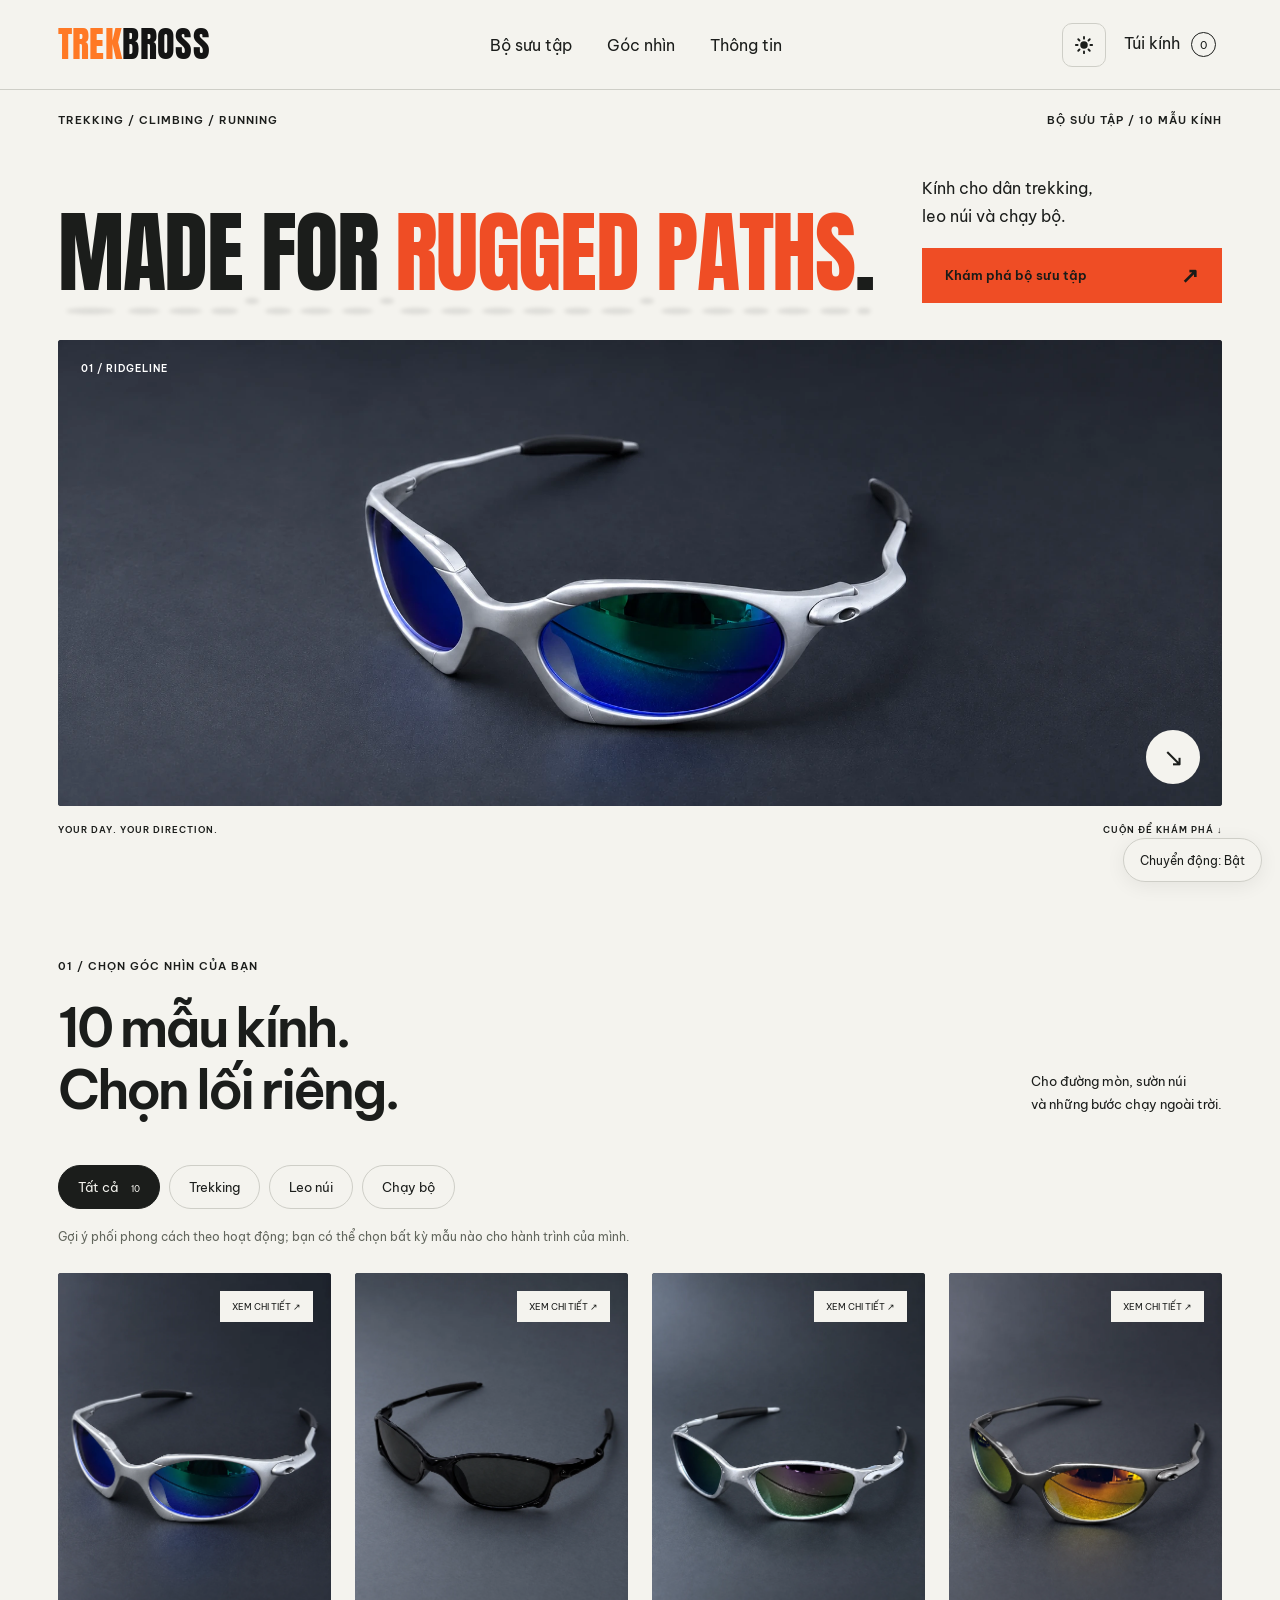
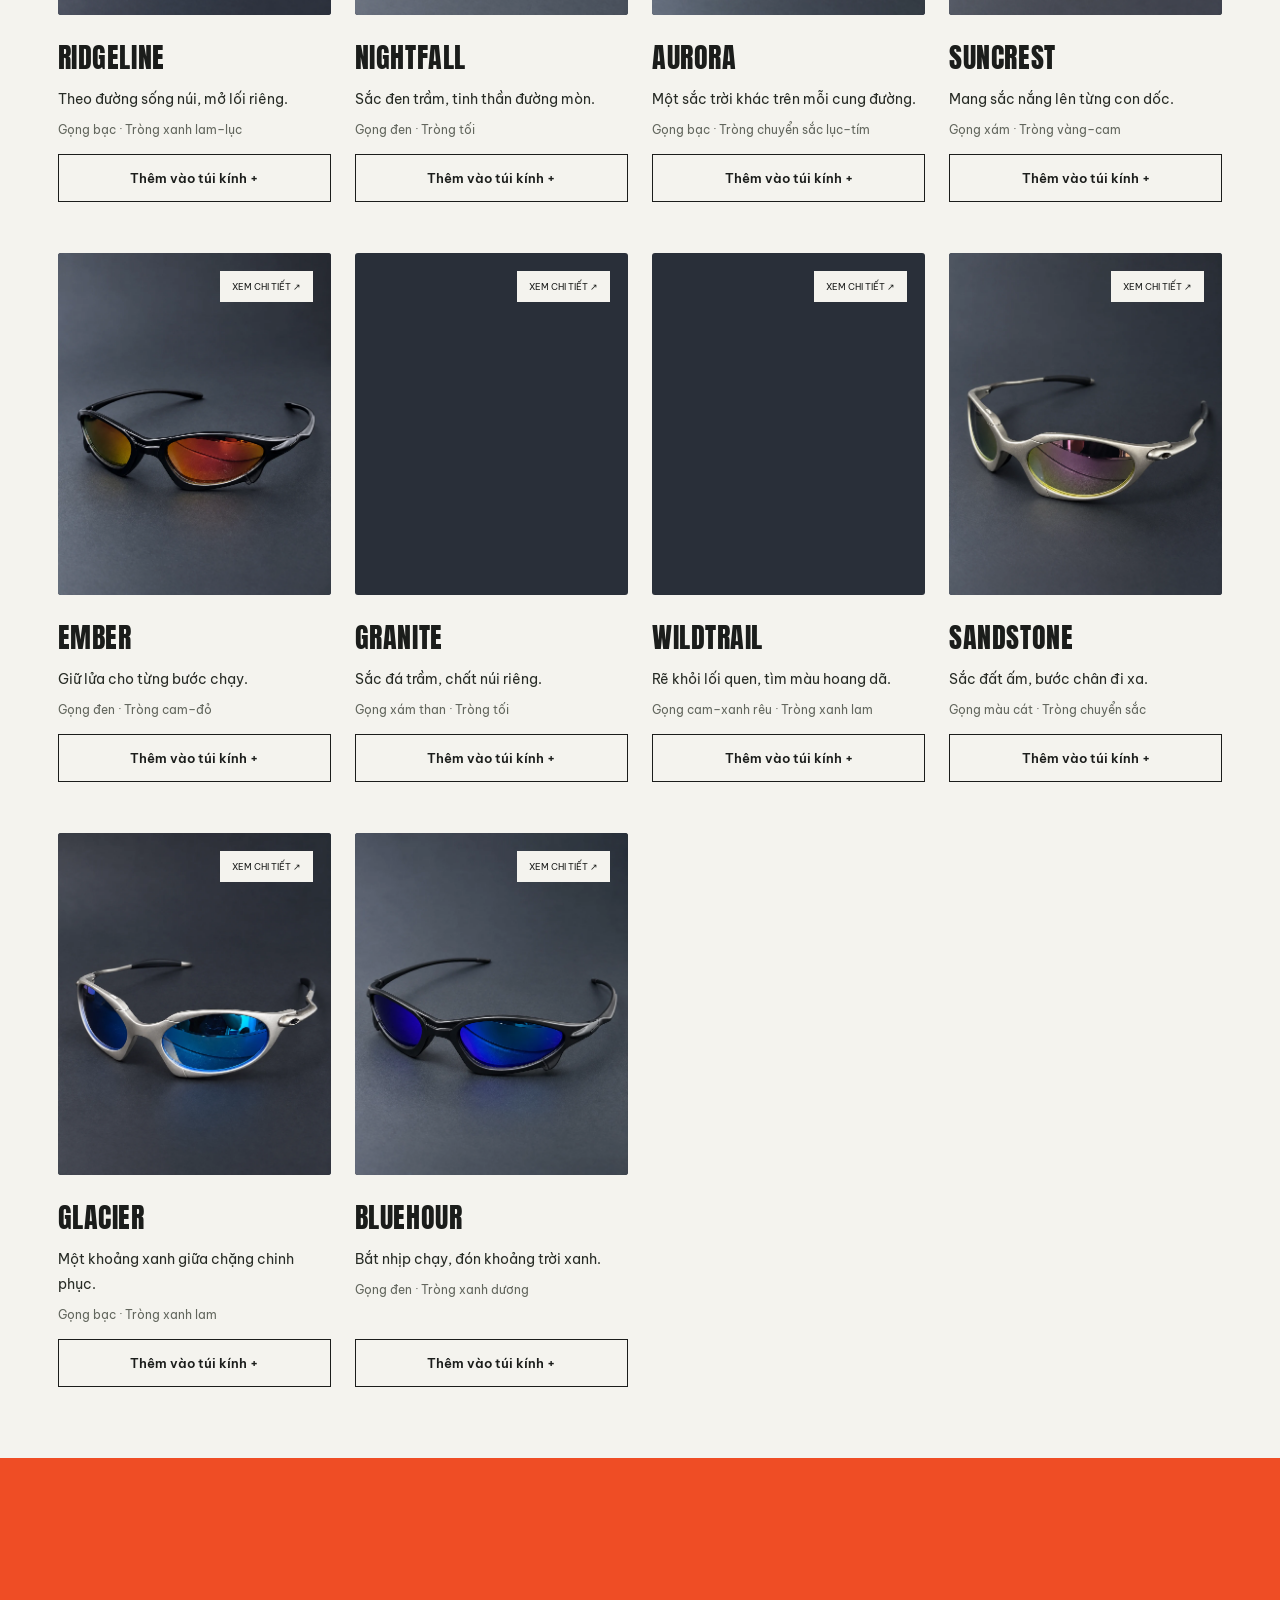
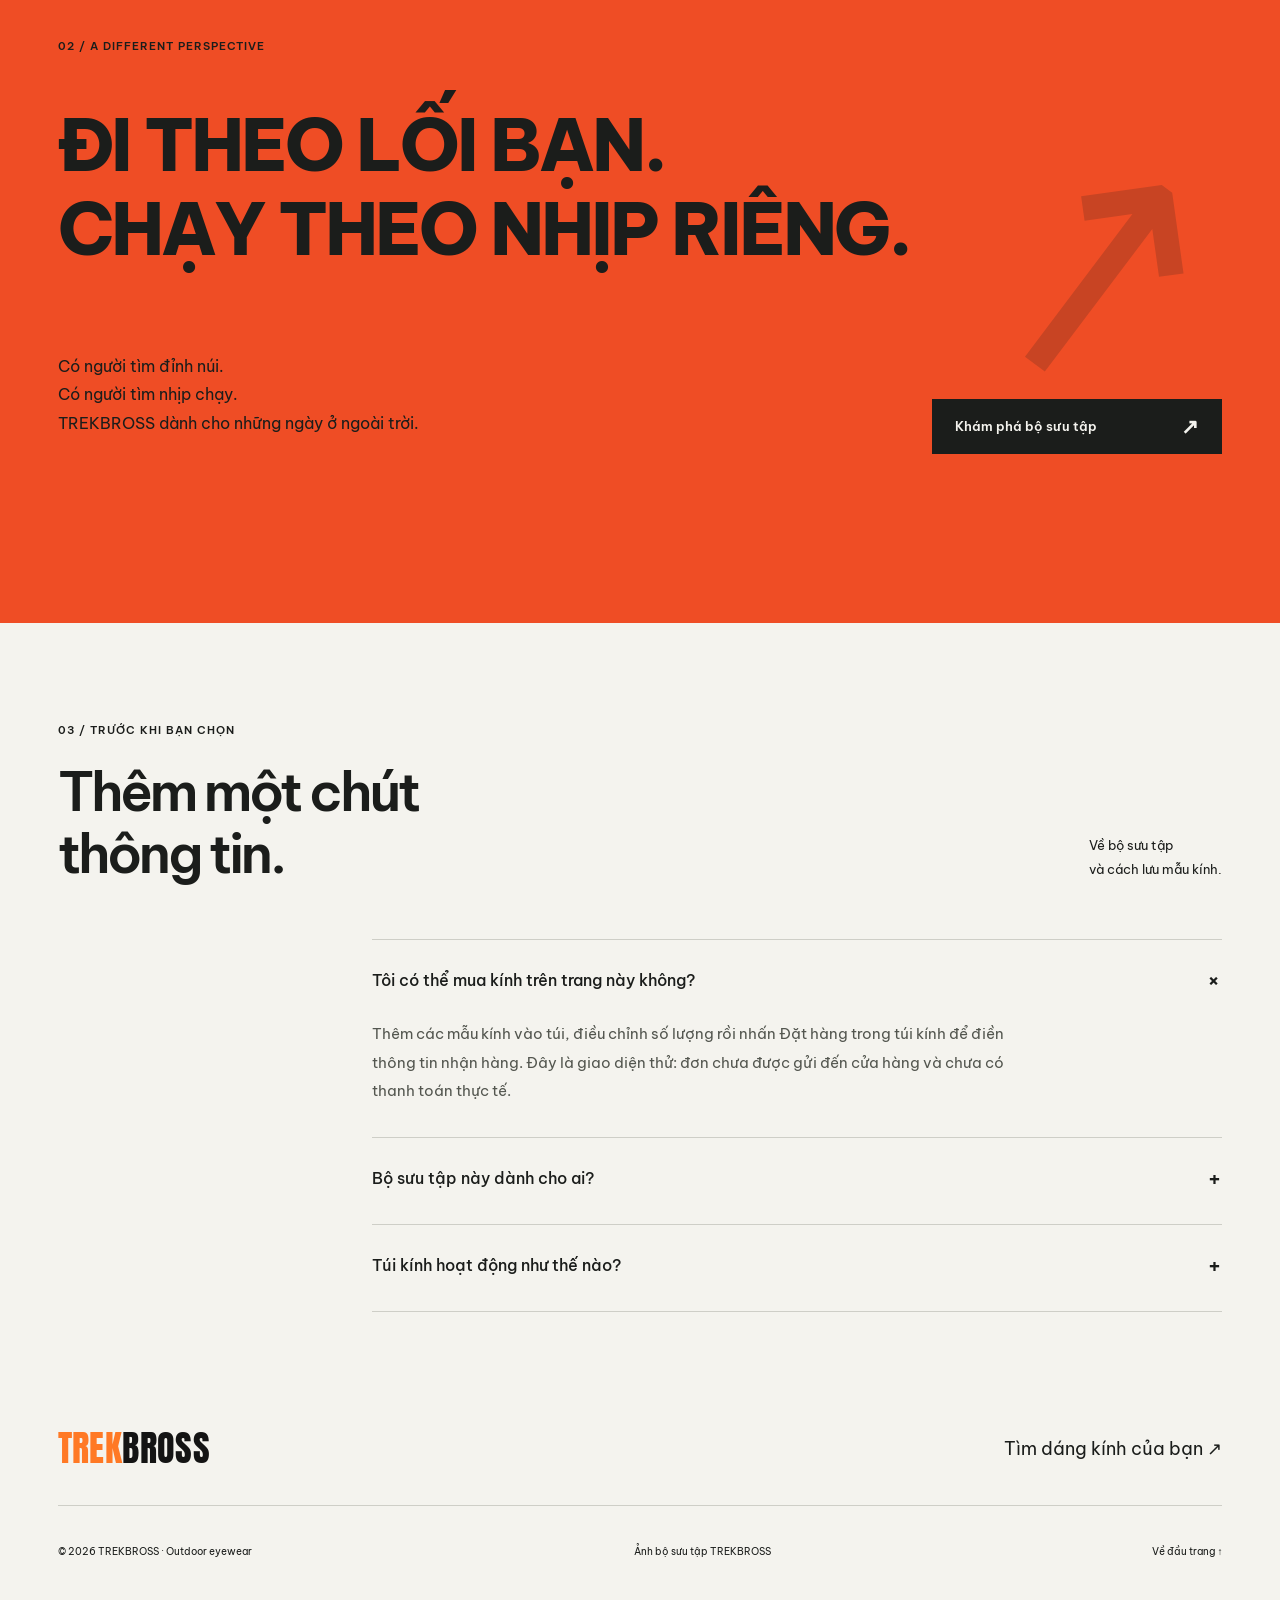
<file: index.html>
<!doctype html>
<html lang="vi" data-type="product"><head><meta charset="utf-8"><meta name="viewport" content="width=device-width,initial-scale=1"><meta name="page-type" content="product"><meta name="site-kind" content="other"><title>TREKBROSS — Kính mắt cho những ngày chuyển động</title><meta name="description" content="Bộ sưu tập 10 mẫu kính TREKBROSS dành cho trekking, leo núi và chạy bộ. Khám phá và lưu mẫu bạn yêu thích."><meta property="og:title" content="TREKBROSS — MADE FOR RUGGED PATHS."><meta property="og:description" content="Kính mắt cho những ngày chuyển động."><meta property="og:image" content="assets/ridgeline-hero.webp"><meta name="theme-color" content="#f4f3ee"><link rel="icon" href="data:image/svg+xml,%3Csvg xmlns='http://www.w3.org/2000/svg' viewBox='0 0 64 64'%3E%3Crect width='64' height='64' fill='%23ef4d25'/%3E%3Ctext x='12' y='49' font-family='Arial' font-weight='bold' font-size='48' fill='white'%3ET%3C/text%3E%3C/svg%3E"><link rel="preload" href="assets/anton.ttf" as="font" type="font/ttf" crossorigin><link rel="stylesheet" href="style.css"><link rel="stylesheet" href="motion.css"><link rel="stylesheet" href="loupe.css"><link rel="stylesheet" href="ripple.css"><link rel="stylesheet" href="decode.css"><link rel="stylesheet" href="theme.css"><link rel="stylesheet" href="layout.css?v=20261111-8"></head>
<body><a class="skip" href="#main">Đến nội dung</a><header><a class="logo" href="#top" aria-label="TREKBROSS trang chủ"><span class="logo-trek">TREK</span><span class="logo-bross">BROSS</span></a><nav aria-label="Điều hướng"><a href="#collection">Bộ sưu tập</a><a href="#perspective">Góc nhìn</a><a href="#questions">Thông tin</a></nav><div class="nav-actions"><button id="bag-toggle" aria-haspopup="dialog">Túi kính <span id="count">0</span></button><button id="menu-toggle" aria-expanded="false" aria-controls="mobile-nav">Menu <span>☰</span></button></div></header><div id="mobile-nav" hidden><a href="#collection">Bộ sưu tập ↗</a><a href="#perspective">Góc nhìn ↗</a><a href="#questions">Thông tin ↗</a></div>
<main id="main"><section class="hero" id="top" data-enter><div class="hero-top"><p class="eyebrow">TREKKING / CLIMBING / RUNNING</p><p class="edition">BỘ SƯU TẬP / 10 MẪU KÍNH</p></div><div class="hero-title"><h1>MADE FOR <span>RUGGED PATHS</span>.</h1><div class="hero-copy"><p>Kính cho dân trekking,<br>leo núi và chạy bộ.</p><a class="button" href="#collection">Khám phá bộ sưu tập <span>↗</span></a></div></div><div class="hero-photo"><img src="assets/ridgeline-hero.webp" width="1983" height="793" alt="Kính RIDGELINE gọng bạc, tròng xanh lam–lục" fetchpriority="high" data-source="client" data-subject="eyewear"><span class="photo-index">01 / RIDGELINE</span><a class="round-link" href="#collection" aria-label="Xem bộ sưu tập">↘</a></div><div class="hero-bottom"><span>YOUR DAY. YOUR DIRECTION.</span><span>CUỘN ĐỂ KHÁM PHÁ ↓</span></div></section>
<section class="collection" id="collection"><div class="section-head"><div><p class="eyebrow">01 / CHỌN GÓC NHÌN CỦA BẠN</p><h2>10 mẫu kính.<br>Chọn lối riêng.</h2></div><p>Cho đường mòn, sườn núi<br>và những bước chạy ngoài trời.</p></div><div class="filters" role="group" aria-label="Khám phá kính theo hoạt động"><button class="active" data-filter="all" aria-pressed="true">Tất cả <small>10</small></button><button data-filter="trekking" aria-pressed="false">Trekking</button><button data-filter="mountain" aria-pressed="false">Leo núi</button><button data-filter="running" aria-pressed="false">Chạy bộ</button></div><p class="filter-note">Gợi ý phối phong cách theo hoạt động; bạn có thể chọn bất kỳ mẫu nào cho hành trình của mình.</p><div class="products" id="collection-track"><article class="product" data-category="trekking"><button class="product-photo" data-open="ridgeline" aria-label="Xem kính RIDGELINE"><img src="assets/ridgeline.webp" width="1122" height="1402" alt="Kính RIDGELINE, gọng bạc · tròng xanh lam–lục" loading="lazy" decoding="async" data-source="client" data-subject="eyewear"><span>XEM CHI TIẾT ↗</span></button><div class="product-info"><div><h3>RIDGELINE</h3><p class="product-subtitle">Theo đường sống núi, mở lối riêng.</p><p class="product-colour">Gọng bạc · Tròng xanh lam–lục</p></div><button class="order-card-button" data-add="ridgeline">Thêm vào túi kính +</button></div></article><article class="product" data-category="trekking"><button class="product-photo" data-open="nightfall" aria-label="Xem kính NIGHTFALL"><img src="assets/nightfall.webp" width="1122" height="1402" alt="Kính NIGHTFALL, gọng đen · tròng tối" loading="lazy" decoding="async" data-source="client" data-subject="eyewear"><span>XEM CHI TIẾT ↗</span></button><div class="product-info"><div><h3>NIGHTFALL</h3><p class="product-subtitle">Sắc đen trầm, tinh thần đường mòn.</p><p class="product-colour">Gọng đen · Tròng tối</p></div><button class="order-card-button" data-add="nightfall">Thêm vào túi kính +</button></div></article><article class="product" data-category="mountain"><button class="product-photo" data-open="aurora" aria-label="Xem kính AURORA"><img src="assets/aurora.webp" width="1122" height="1402" alt="Kính AURORA, gọng bạc · tròng chuyển sắc lục–tím" loading="lazy" decoding="async" data-source="client" data-subject="eyewear"><span>XEM CHI TIẾT ↗</span></button><div class="product-info"><div><h3>AURORA</h3><p class="product-subtitle">Một sắc trời khác trên mỗi cung đường.</p><p class="product-colour">Gọng bạc · Tròng chuyển sắc lục–tím</p></div><button class="order-card-button" data-add="aurora">Thêm vào túi kính +</button></div></article><article class="product" data-category="mountain"><button class="product-photo" data-open="suncrest" aria-label="Xem kính SUNCREST"><img src="assets/suncrest.webp" width="1122" height="1402" alt="Kính SUNCREST, gọng xám · tròng vàng–cam" loading="lazy" decoding="async" data-source="client" data-subject="eyewear"><span>XEM CHI TIẾT ↗</span></button><div class="product-info"><div><h3>SUNCREST</h3><p class="product-subtitle">Mang sắc nắng lên từng con dốc.</p><p class="product-colour">Gọng xám · Tròng vàng–cam</p></div><button class="order-card-button" data-add="suncrest">Thêm vào túi kính +</button></div></article><article class="product" data-category="running"><button class="product-photo" data-open="ember" aria-label="Xem kính EMBER"><img src="assets/ember.webp" width="1122" height="1402" alt="Kính EMBER, gọng đen · tròng cam–đỏ" loading="lazy" decoding="async" data-source="client" data-subject="eyewear"><span>XEM CHI TIẾT ↗</span></button><div class="product-info"><div><h3>EMBER</h3><p class="product-subtitle">Giữ lửa cho từng bước chạy.</p><p class="product-colour">Gọng đen · Tròng cam–đỏ</p></div><button class="order-card-button" data-add="ember">Thêm vào túi kính +</button></div></article><article class="product" data-category="mountain"><button class="product-photo" data-open="granite" aria-label="Xem kính GRANITE"><img src="assets/granite.webp" width="1122" height="1402" alt="Kính GRANITE, gọng xám than · tròng tối" loading="lazy" decoding="async" data-source="client" data-subject="eyewear"><span>XEM CHI TIẾT ↗</span></button><div class="product-info"><div><h3>GRANITE</h3><p class="product-subtitle">Sắc đá trầm, chất núi riêng.</p><p class="product-colour">Gọng xám than · Tròng tối</p></div><button class="order-card-button" data-add="granite">Thêm vào túi kính +</button></div></article><article class="product" data-category="trekking"><button class="product-photo" data-open="wildtrail" aria-label="Xem kính WILDTRAIL"><img src="assets/wildtrail.webp" width="1122" height="1402" alt="Kính WILDTRAIL, gọng cam–xanh rêu · tròng xanh lam" loading="lazy" decoding="async" data-source="client" data-subject="eyewear"><span>XEM CHI TIẾT ↗</span></button><div class="product-info"><div><h3>WILDTRAIL</h3><p class="product-subtitle">Rẽ khỏi lối quen, tìm màu hoang dã.</p><p class="product-colour">Gọng cam–xanh rêu · Tròng xanh lam</p></div><button class="order-card-button" data-add="wildtrail">Thêm vào túi kính +</button></div></article><article class="product" data-category="trekking"><button class="product-photo" data-open="sandstone" aria-label="Xem kính SANDSTONE"><img src="assets/sandstone.webp" width="1122" height="1402" alt="Kính SANDSTONE, gọng màu cát · tròng chuyển sắc" loading="lazy" decoding="async" data-source="client" data-subject="eyewear"><span>XEM CHI TIẾT ↗</span></button><div class="product-info"><div><h3>SANDSTONE</h3><p class="product-subtitle">Sắc đất ấm, bước chân đi xa.</p><p class="product-colour">Gọng màu cát · Tròng chuyển sắc</p></div><button class="order-card-button" data-add="sandstone">Thêm vào túi kính +</button></div></article><article class="product" data-category="mountain"><button class="product-photo" data-open="glacier" aria-label="Xem kính GLACIER"><img src="assets/glacier.webp" width="1122" height="1402" alt="Kính GLACIER, gọng bạc · tròng xanh lam" loading="lazy" decoding="async" data-source="client" data-subject="eyewear"><span>XEM CHI TIẾT ↗</span></button><div class="product-info"><div><h3>GLACIER</h3><p class="product-subtitle">Một khoảng xanh giữa chặng chinh phục.</p><p class="product-colour">Gọng bạc · Tròng xanh lam</p></div><button class="order-card-button" data-add="glacier">Thêm vào túi kính +</button></div></article><article class="product" data-category="running"><button class="product-photo" data-open="bluehour" aria-label="Xem kính BLUEHOUR"><img src="assets/bluehour.webp" width="1122" height="1402" alt="Kính BLUEHOUR, gọng đen · tròng xanh dương" loading="lazy" decoding="async" data-source="client" data-subject="eyewear"><span>XEM CHI TIẾT ↗</span></button><div class="product-info"><div><h3>BLUEHOUR</h3><p class="product-subtitle">Bắt nhịp chạy, đón khoảng trời xanh.</p><p class="product-colour">Gọng đen · Tròng xanh dương</p></div><button class="order-card-button" data-add="bluehour">Thêm vào túi kính +</button></div></article></div><div class="collection-navigation" hidden><div class="collection-navigation-top"><p>Vuốt để khám phá <span aria-hidden="true">↔</span></p><div class="collection-step"><span id="collection-position">01 / 10</span><button id="collection-prev" type="button" aria-label="Xem mẫu kính trước" aria-controls="collection-track" disabled>←</button><button id="collection-next" type="button" aria-label="Xem mẫu kính tiếp theo" aria-controls="collection-track">→</button></div></div><div class="collection-progress" role="progressbar" aria-label="Vị trí mẫu kính" aria-valuemin="1" aria-valuemax="10" aria-valuenow="1"><span></span></div></div></section>
<section class="perspective" id="perspective"><div class="statement"><p class="eyebrow">02 / A DIFFERENT PERSPECTIVE</p><h2>ĐI THEO LỐI BẠN.<br>CHẠY THEO NHỊP RIÊNG.</h2><div class="statement-bottom"><p>Có người tìm đỉnh núi.<br>Có người tìm nhịp chạy.<br>TREKBROSS dành cho những ngày ở ngoài trời.</p><a class="button dark" href="#collection">Khám phá bộ sưu tập <span>↗</span></a></div><div class="giant-mark" aria-hidden="true">↗</div></div></section>
<section class="questions" id="questions"><div class="section-head"><div><p class="eyebrow">03 / TRƯỚC KHI BẠN CHỌN</p><h2>Thêm một chút<br>thông tin.</h2></div><p>Về bộ sưu tập<br>và cách lưu mẫu kính.</p></div><div class="faq"><details open><summary>Tôi có thể mua kính trên trang này không?<span>+</span></summary><p>Thêm các mẫu kính vào túi, điều chỉnh số lượng rồi nhấn Đặt hàng trong túi kính để điền thông tin nhận hàng. Đây là giao diện thử: đơn chưa được gửi đến cửa hàng và chưa có thanh toán thực tế.</p></details><details><summary>Bộ sưu tập này dành cho ai?<span>+</span></summary><p>Bộ sưu tập dành cho người yêu trekking, leo núi và chạy bộ. Cả 10 ảnh kính đều thuộc bộ sưu tập do TREKBROSS cung cấp. Tên mẫu được đặt riêng theo cảm hứng núi rừng và đường mòn.</p></details><details><summary>Túi kính hoạt động như thế nào?<span>+</span></summary><p>Nhấn Thêm vào túi kính trên mẫu bạn thích. Mở túi để tăng, giảm số lượng, bỏ mẫu hoặc đặt hàng tất cả sản phẩm trong túi. Túi được lưu trên trình duyệt này.</p></details></div><footer><div class="footer-top"><a class="logo" href="#top"><span class="logo-trek">TREK</span><span class="logo-bross">BROSS</span></a><a href="#collection">Tìm dáng kính của bạn ↗</a></div><div class="footer-bottom"><span>© 2026 TREKBROSS · Outdoor eyewear</span><a href="credits.html">Ảnh bộ sưu tập TREKBROSS</a><a href="#top">Về đầu trang ↑</a></div></footer></section></main>
<dialog id="product-dialog"><button class="close" data-close aria-label="Đóng chi tiết">×</button><img id="dialog-image" src="assets/ridgeline.webp" alt="" width="600" height="600"><div class="dialog-copy"><p class="eyebrow">THE TREKBROSS EDIT</p><h2 id="dialog-name"></h2><p id="dialog-subtitle" class="dialog-subtitle"></p><p id="dialog-description"></p><p class="note">Giá: Theo sản phẩm · Bản thử đặt hàng</p><button id="dialog-add" class="button">Thêm vào túi kính <span>+</span></button></div></dialog>
<dialog id="bag-dialog"><div class="bag-head"><h2>Túi kính của bạn</h2><button class="close" data-close aria-label="Đóng túi kính">×</button></div><div id="bag-items"></div><p class="note">Điều chỉnh số lượng rồi đặt hàng toàn bộ kính trong túi. Đây là giao diện thử, đơn chưa được gửi.</p><button id="bag-checkout" class="button" disabled>Đặt hàng <span>↗</span></button><button class="bag-continue" data-close>Tiếp tục khám phá</button></dialog><dialog id="order-dialog" aria-labelledby="order-title"><div class="order-heading"><h2 id="order-title">Đặt hàng TREKBROSS</h2><button class="order-close" data-close aria-label="Đóng đặt hàng">×</button></div><div id="order-products" aria-label="Sản phẩm trong đơn"></div><button type="button" id="order-back" class="order-back">← Chỉnh sửa túi kính</button><form id="order-form" novalidate><fieldset><legend>Thông tin nhận hàng</legend><div class="order-field"><label for="order-fullname">Họ và tên</label><input id="order-fullname" name="fullname" placeholder="Họ và tên" autocomplete="name" required maxlength="100" aria-describedby="fullname-error"><p id="fullname-error" class="field-error" hidden></p></div><div class="order-field"><label for="order-phone">Số điện thoại</label><input id="order-phone" name="phone" type="tel" placeholder="Số điện thoại" autocomplete="tel" required maxlength="20" aria-describedby="phone-error"><p id="phone-error" class="field-error" hidden></p></div><div class="order-field"><label for="order-address">Địa chỉ nhận hàng</label><input id="order-address" name="address" placeholder="Địa chỉ nhận hàng" autocomplete="street-address" required maxlength="300" aria-describedby="address-error"><p id="address-error" class="field-error" hidden></p></div><div class="order-field"><label for="order-notes">Ghi chú cho đơn hàng <span>(không bắt buộc)</span></label><textarea id="order-notes" name="notes" placeholder="Ghi chú cho đơn hàng" rows="2" maxlength="1000"></textarea></div></fieldset><div class="payment-line"><strong>Thanh toán</strong><span>COD</span></div><p class="cod-description">Thanh toán khi nhận hàng</p><button class="order-submit" type="submit">XÁC NHẬN ĐẶT HÀNG</button><p class="order-demo-note">Minh họa giao diện, chưa kết nối hệ thống đặt hàng.</p></form><div id="order-review" hidden tabindex="-1"><h3>Bản xem thử đơn hàng</h3><p class="review-notice" role="status">Đơn chưa được gửi đến cửa hàng. Thông tin chỉ dùng để xem thử trên trang này.</p><dl id="review-details"></dl><div class="review-actions"><button id="order-edit" type="button">Chỉnh sửa thông tin</button><button class="order-submit" type="button" data-close>Hoàn tất xem thử</button></div></div></dialog><div id="toast" role="status" aria-live="polite"></div><script src="app.js"></script><script src="motion.js?v=20261111-7"></script><script src="loupe.js"></script><script src="ripple.js?v=20261111-6"></script><script src="decode.js"></script><script src="theme.js"></script><script src="collection-scroll.js?v=20261111-7"></script></body></html>
</file>
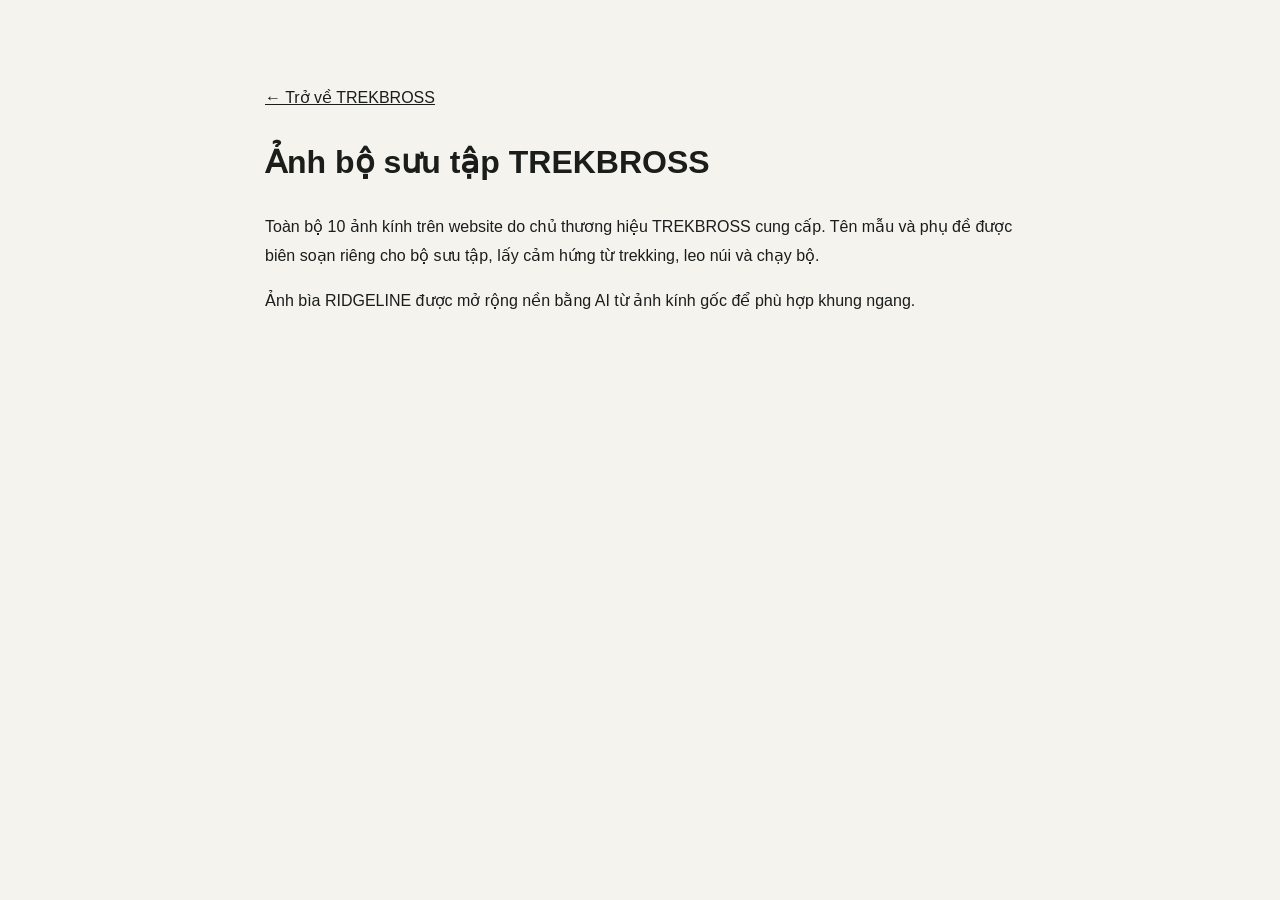
<file: credits.html>
<!doctype html><html lang="vi"><meta charset="utf-8"><meta name="viewport" content="width=device-width,initial-scale=1"><title>Ảnh bộ sưu tập — TREKBROSS</title><style>body{font:16px/1.8 Arial;max-width:750px;margin:60px auto;padding:24px;background:#f4f3ee;color:#1b1d1b}a{color:inherit}</style><a href="index.html">← Trở về TREKBROSS</a><h1>Ảnh bộ sưu tập TREKBROSS</h1><p>Toàn bộ 10 ảnh kính trên website do chủ thương hiệu TREKBROSS cung cấp. Tên mẫu và phụ đề được biên soạn riêng cho bộ sưu tập, lấy cảm hứng từ trekking, leo núi và chạy bộ.</p><p>Ảnh bìa RIDGELINE được mở rộng nền bằng AI từ ảnh kính gốc để phù hợp khung ngang.</p></html>
</file>
<file: style.css>
@import url('https://fonts.googleapis.com/css2?family=Be+Vietnam+Pro:wght@400;500;600;700;800;900&display=swap');
:root{--paper:#f4f3ee;--ink:#1b1d1b;--accent:#ef4d25;--line:#cecec7}*{box-sizing:border-box}html{scroll-behavior:smooth;scroll-padding-top:90px}body{margin:0;background:var(--paper);color:var(--ink);font-family:'Be Vietnam Pro',Arial,sans-serif;font-size:14px}a{color:inherit;text-decoration:none}button{font:inherit;color:inherit;cursor:pointer}button,a{-webkit-tap-highlight-color:transparent}button{border:0;background:none}a,button{transition:transform .2s,background .2s,color .2s}button:active,.button:active{transform:translateY(2px)}a:focus-visible,button:focus-visible,summary:focus-visible{outline:3px solid var(--accent);outline-offset:5px}.skip{position:fixed;top:-70px;left:20px;z-index:30;background:var(--ink);color:white;padding:16px}.skip:focus{top:10px}header{height:90px;padding:0 4.5%;display:flex;align-items:center;justify-content:space-between;border-bottom:1px solid var(--line);background:var(--paper);position:relative;z-index:10}.logo{font:900 italic 38px Arial,sans-serif;letter-spacing:-3px;display:flex;gap:5px}.logo span{font-size:12px;letter-spacing:0;margin-top:4px}nav{display:flex;gap:35px}nav a{padding:14px 0;position:relative}nav a:after{content:'';position:absolute;bottom:7px;left:0;width:100%;height:1px;background:currentColor;transform:scaleX(0);transform-origin:left;transition:transform .2s}nav a:hover:after{transform:scaleX(1)}.nav-actions{display:flex;gap:12px;align-items:center}#bag-toggle{height:44px}#count{display:inline-grid;place-items:center;border:1px solid var(--ink);border-radius:100%;width:25px;height:25px;margin-left:7px;font-size:11px}#menu-toggle{display:none}.hero,.collection,.questions{padding:0 4.5%}.hero{min-height:calc(100svh - 90px);display:flex;flex-direction:column}.hero-top{display:flex;justify-content:space-between;padding:23px 0}.eyebrow,.edition,.hero-bottom,.photo-index{font-size:10px;font-weight:600;letter-spacing:1px}.hero-top p{margin:0}.hero-title{display:flex;align-items:flex-end;justify-content:space-between;position:relative;z-index:1;padding-bottom:20px}h1{font:900 clamp(76px,9.6vw,150px)/.85 Arial,sans-serif;letter-spacing:-.075em;margin:4px 0 0}h1 span{color:var(--accent)}.hero-copy{padding:0 0 4px;width:300px}.hero-copy p{font-size:16px;line-height:1.7;margin:0 0 25px}.button{display:flex;align-items:center;justify-content:space-between;gap:28px;background:var(--accent);color:#191b18;min-height:52px;padding:17px 23px;font-weight:600;font-size:12px}.button span{font-size:21px;line-height:1}.button:hover{background:#d9431c;transform:translateY(-2px)}.hero-photo{height:clamp(245px,35vh,430px);position:relative;overflow:hidden;background:#e8e8e5;flex:1;min-height:250px}.hero-photo img{width:100%;height:100%;object-fit:cover;object-position:center 59%}.photo-index{position:absolute;top:22px;left:23px}.round-link{width:54px;height:54px;position:absolute;bottom:22px;right:22px;background:var(--paper);border-radius:50%;display:grid;place-items:center;font-size:25px}.round-link:hover{background:var(--accent);transform:translateY(-2px)}.hero-bottom{display:flex;justify-content:space-between;padding:18px 0 24px;font-size:9px}section{scroll-margin-top:15px}.collection,.questions{min-height:100svh;padding-top:70px;padding-bottom:50px}.section-head{display:flex;justify-content:space-between;align-items:flex-end;margin-bottom:40px}.section-head .eyebrow{margin:0 0 24px}h2{font-size:clamp(34px,4.2vw,64px);font-weight:600;line-height:1.15;letter-spacing:-3px;margin:0}.section-head>p{line-height:1.8;margin:0 0 4px;font-size:13px}.filters{display:flex;gap:9px;margin-bottom:25px}.filters button{padding:12px 19px;border:1px solid var(--line);border-radius:30px;min-height:44px;font-size:12px}.filters .active,.filters button:hover{background:var(--ink);border-color:var(--ink);color:var(--paper)}.filters small{font-size:9px;margin-left:10px}.products{display:grid;grid-template-columns:1fr 1fr;gap:24px}.product{min-width:0}.product-photo{display:block;padding:0;width:100%;overflow:hidden;position:relative;background:#eae9e3;aspect-ratio:1.42}.product-photo img{width:100%;height:100%;object-fit:cover;transition:transform .6s}.product-photo:hover img{transform:scale(1.03)}.product-photo span{position:absolute;right:18px;top:18px;background:var(--paper);padding:10px 12px;font-size:9px}.product-info{display:flex;align-items:center;justify-content:space-between;padding:21px 0}.product-info h3{font:700 21px Arial,sans-serif;letter-spacing:-.5px;margin:0 0 8px}.product-info p{font-size:11px;margin:0;color:#53564f}.product-info button{border:1px solid #b8b9b1;border-radius:50%;width:44px;height:44px;font-size:24px}.product-info button:hover{background:var(--accent);border-color:var(--accent);transform:translateY(-2px)}.perspective{min-height:100svh;background:var(--accent);padding:65px 4.5%;display:flex;flex-direction:column;justify-content:center;overflow:hidden}.statement{position:relative}.statement>.eyebrow{margin-bottom:50px}.statement h2{font-size:clamp(44px,7vw,105px);line-height:1.17;font-weight:800;letter-spacing:-5px;position:relative;z-index:1}.statement-bottom{display:flex;align-items:flex-end;justify-content:space-between;margin-top:65px;position:relative;z-index:1}.statement-bottom p{line-height:1.8}.button.dark{background:var(--ink);color:var(--paper);min-width:290px}.button.dark:hover{background:#353a30}.giant-mark{font:400 300px Arial;position:absolute;right:0;top:15%;line-height:1;opacity:.18}.faq{max-width:850px;margin-left:auto;padding-top:10px}.faq details{border-top:1px solid var(--line);padding:0 0 6px}.faq details:last-child{border-bottom:1px solid var(--line)}summary{display:flex;justify-content:space-between;align-items:center;gap:20px;font-size:15px;font-weight:500;cursor:pointer;list-style:none;min-height:80px}summary::-webkit-details-marker{display:none}summary span{font-size:24px}details[open] summary span{transform:rotate(45deg)}details p{max-width:650px;font-size:13px;line-height:1.9;color:#53564f;margin:0 0 25px}footer{margin-top:90px}.footer-top,.footer-bottom{display:flex;justify-content:space-between;align-items:center}.footer-top{padding:25px 0 35px}.footer-top>a:last-child{font-size:18px}.footer-bottom{padding:25px 0 0;border-top:1px solid var(--line);font-size:10px;gap:20px}.footer-bottom a{padding:14px 0}dialog{border:0;background:var(--paper);color:var(--ink);padding:32px;max-width:850px;width:90vw;max-height:90svh;overflow:auto}dialog::backdrop{background:#15171299;backdrop-filter:blur(5px)}#product-dialog[open]{display:grid;grid-template-columns:1fr 1fr;gap:30px;align-items:center}#dialog-image{width:100%;height:100%;max-height:470px;object-fit:cover}.dialog-copy h2{font-size:34px;letter-spacing:-1px}.dialog-copy>p{line-height:1.8}.close{position:absolute;right:12px;top:9px;width:44px;height:44px;font-size:30px;background:var(--paper);z-index:1}.note{font-size:12px;line-height:1.8;color:#575b51}.dialog-copy .button{width:100%;margin-top:22px}#bag-dialog{max-width:520px;padding:30px}.bag-head{padding:10px 40px 25px 0}.bag-head h2{font-size:26px;letter-spacing:-1px}.bag-row{display:grid;grid-template-columns:75px 1fr 44px;align-items:center;gap:18px;padding:18px 0;border-top:1px solid var(--line)}.bag-row img{width:75px;height:75px;object-fit:cover}.bag-row button{height:44px;font-size:20px}#bag-dialog>.button{width:100%;margin-top:25px}.empty{padding:40px 0;line-height:1.8}#toast{position:fixed;bottom:22px;left:50%;transform:translate(-50%,20px);background:var(--ink);color:white;padding:15px 23px;font-size:12px;opacity:0;pointer-events:none;z-index:30;transition:.25s;max-width:90%;text-align:center}#toast.show{opacity:1;transform:translate(-50%,0)}[hidden]{display:none!important}.hero-title{animation:enter .8s both}.hero-photo{animation:enter .9s .1s both}@keyframes enter{from{opacity:0;transform:translateY(18px)}to{opacity:1;transform:translateY(0)}}
@media(min-width:1600px){.hero-title{padding-top:15px;padding-bottom:30px}}@media(max-width:900px){header{height:75px}nav{gap:20px;font-size:12px}.hero{min-height:calc(100svh - 75px)}h1{font-size:12vw}.hero-copy{width:240px}.hero-copy p{font-size:13px}.hero-title{padding-top:15px;padding-bottom:30px}.hero-photo{max-height:550px}.edition{display:none}.statement h2{letter-spacing:-3px}.giant-mark{font-size:220px}.section-head>p{max-width:220px}.footer-bottom{font-size:9px}}
@media(max-width:600px){html{scroll-padding-top:20px}header{height:72px;padding:0 6%}.logo{font-size:32px}nav{display:none}#menu-toggle{display:flex;gap:10px;align-items:center;font-size:11px;min-height:44px}#bag-toggle{font-size:11px}#count{width:21px;height:21px;margin-left:4px}.nav-actions{gap:15px}#mobile-nav{position:absolute;top:72px;left:0;right:0;background:var(--paper);padding:25px 6%;z-index:9;border-bottom:1px solid var(--line)}#mobile-nav a{display:block;padding:19px 0;font-size:22px}.hero,.collection,.questions{padding-left:6%;padding-right:6%}.hero{min-height:calc(100svh - 72px)}.hero-top{padding:23px 0 20px}.eyebrow{font-size:8px;letter-spacing:.8px}.hero-title{display:block;padding:0 0 22px}h1{font-size:22vw;letter-spacing:-.07em;line-height:.87}.hero-copy{display:flex;justify-content:space-between;align-items:center;gap:15px;width:100%;margin-top:22px}.hero-copy p{font-size:11px;line-height:1.7;flex:1;margin:0}.hero-copy .button{font-size:9px;padding:12px;gap:12px;min-height:48px}.hero-copy .button span{font-size:17px}.hero-photo{min-height:210px;max-height:390px}.hero-photo img{object-position:56% 57%}.photo-index{font-size:7px;top:14px;left:14px}.round-link{width:40px;height:40px;right:14px;bottom:14px;font-size:20px}.hero-bottom{font-size:7px;padding:17px 0 22px;gap:15px}.collection,.questions{padding-top:55px;padding-bottom:35px}.section-head{display:block;margin-bottom:30px}.section-head .eyebrow{margin-bottom:22px}h2{font-size:37px;letter-spacing:-1.7px}.section-head>p{margin-top:23px;font-size:12px;line-height:1.8}.filters{gap:6px}.filters button{font-size:10px;padding:12px 14px}.filters small{margin-left:6px}.products{grid-template-columns:1fr;gap:26px}.product-photo{aspect-ratio:1.15}.product-info{padding:18px 0}.product-info h3{font-size:20px}.product-info p{font-size:11px}.perspective{padding:60px 6%;min-height:100svh}.statement>.eyebrow{margin-bottom:45px}.statement h2{font-size:12vw;letter-spacing:-2.5px;line-height:1.3}.statement-bottom{display:block;margin-top:45px}.statement-bottom p{font-size:14px;margin-bottom:32px}.statement-bottom .button{min-width:0;width:100%}.giant-mark{font-size:200px;top:22%;right:-40px;opacity:.12}summary{font-size:13px;min-height:84px;line-height:1.7}details p{font-size:12px}.faq{padding-top:0}footer{margin-top:65px}.footer-top{align-items:flex-start;gap:20px}.footer-top>a:last-child{font-size:12px;line-height:1.8;max-width:140px;text-align:right}.footer-bottom{flex-wrap:wrap;font-size:8px;gap:8px}.footer-bottom>span{width:100%}#product-dialog[open]{grid-template-columns:1fr;padding:22px;gap:24px}#dialog-image{max-height:240px;aspect-ratio:1.3}#bag-dialog{padding:25px}.bag-head h2{font-size:23px}.dialog-copy h2{font-size:30px}}
@media(prefers-reduced-motion:reduce){html{scroll-behavior:auto}*,*:before,*:after{animation:none!important;transition:none!important}}

/* TREKBROSS wordmark, orange TREK and black BROSS as supplied. */
@font-face{font-family:TrekMark;src:url("assets/anton.ttf") format("truetype");font-display:swap}.logo{font-family:TrekMark,"Arial Narrow",Arial,sans-serif;font-size:36px;font-weight:400;font-style:normal;letter-spacing:.4px;gap:0;line-height:1.2;align-items:center;white-space:nowrap}.logo span{font-size:inherit;letter-spacing:inherit;margin:0}.logo .logo-trek{color:#ff7925}.logo .logo-bross{color:#141414}@media(max-width:600px){.logo{font-size:26px;letter-spacing:0}header .nav-actions{gap:10px}}

/* Owner-supplied outdoor collection. */
.products{grid-template-columns:repeat(3,minmax(0,1fr));gap:30px 24px}.product-photo{aspect-ratio:1122/1402;background:#292f39}.product-photo img{object-fit:contain}.product-info{align-items:flex-start;gap:12px}.product-info>div{min-width:0}.product-info h3{font-size:22px}.product-info p.product-subtitle{font-size:12px;line-height:1.8;color:#272b25;margin:9px 0 8px}.product-info p.product-colour{font-size:10px;line-height:1.7;color:#62665d}.product-info>button{flex-shrink:0}.filter-note{font-size:11px;line-height:1.8;color:#62665d;margin:-8px 0 26px}.hero-photo{background:#292f39;min-height:340px}.hero-photo img{position:absolute;width:min(75%,820px);height:auto;left:50%;top:50%;transform:translate(-50%,-55%);object-fit:contain}.photo-index{color:#fff}.dialog-subtitle{font-size:17px;font-weight:500}#dialog-image{object-fit:contain;background:#292f39;max-height:540px}.statement h2{font-size:clamp(40px,5.6vw,84px);letter-spacing:-3px}@media(min-width:601px) and (max-width:1000px){.products{grid-template-columns:repeat(2,minmax(0,1fr))}}@media(max-width:600px){.products{grid-template-columns:1fr;gap:25px}.product-photo{aspect-ratio:1122/1402}.product-info{padding:19px 0}.product-info h3{font-size:23px}.product-info p.product-subtitle{font-size:13px}.product-info p.product-colour{font-size:11px}.filters{gap:5px;flex-wrap:wrap}.filters button{font-size:10px;padding:12px}.filter-note{font-size:10px}.hero-photo{min-height:240px}.hero-photo img{width:100%}.statement h2{font-size:10vw;letter-spacing:-1.8px}#dialog-image{max-height:340px;aspect-ratio:1122/1402}.dialog-subtitle{font-size:15px}}

/* Seamless landscape hero, edge-to-edge on desktop and mobile. */
.hero-photo img{position:absolute;inset:0;width:100%;height:100%;transform:none;object-fit:cover;object-position:center}.hero-photo{min-height:340px}@media(max-width:600px){.hero-photo{min-height:0;max-height:none;flex:none;aspect-ratio:1.5}.hero-photo img{width:100%;height:100%;object-position:center}}

/* Demo checkout on the same ivory background as the site. */
.product-info{flex-wrap:wrap}.product-info>div{flex:1}.product-info .order-card-button{width:100%;height:44px;border-radius:4px;border-color:#1b1d1b;font-size:12px;font-weight:600;text-align:center;background:transparent}.product-info .order-card-button:hover{background:var(--ink);color:var(--paper);border-color:var(--ink)}#dialog-order{width:100%;margin-top:20px}#dialog-add{background:transparent;color:var(--ink);border:1px solid var(--line);margin-top:10px}#order-dialog{max-width:680px;width:calc(100vw - 28px);padding:16px 18px 14px;border-radius:13px;background:var(--paper);color:var(--ink);font-size:13px;color-scheme:light}#order-dialog::backdrop{background:#15171266}.order-heading{display:flex;justify-content:space-between;align-items:center;margin-bottom:14px;gap:15px}.order-heading h2{font-size:16px;font-weight:700;letter-spacing:-.3px;line-height:1.4}.order-close{width:36px;height:36px;min-width:36px;color:var(--ink);font-size:27px;border-radius:50%}.order-close:hover{background:#e5e4dc}.order-product{display:grid;grid-template-columns:90px 1fr;gap:12px;padding-bottom:18px;border-bottom:1px solid var(--line);margin-bottom:20px}.order-product>img{width:90px;height:100px;object-fit:cover;border-radius:13px;align-self:start}.order-product h3{font-size:14px;margin:3px 0 5px}.order-product p{font-size:11px;line-height:1.6;margin:0 0 5px;color:#53564f}.order-product strong{font-size:13px}.quantity-row{display:flex;align-items:center;gap:10px;margin-top:8px;font-size:11px}.quantity-stepper{display:flex;align-items:center;border:1px solid var(--line);border-radius:6px;overflow:hidden}.quantity-stepper button{color:var(--ink);width:30px;height:30px;font-size:18px}.quantity-stepper button:hover{background:#e5e4dc}.quantity-stepper input{width:35px;height:30px;padding:0;border:0;background:transparent;color:var(--ink);text-align:center;font:inherit;appearance:textfield;-moz-appearance:textfield}.quantity-stepper input::-webkit-inner-spin-button{appearance:none}#order-form fieldset{border:0;padding:0;margin:0}#order-form legend{font-size:14px;font-weight:700;padding:0;margin-bottom:14px}.order-field{margin-bottom:9px}.order-field label{display:block;font-size:11px;font-weight:500;color:var(--ink);margin:0 0 5px 11px}.order-field label span{color:#606359;font-weight:400}.order-field input,.order-field textarea{width:100%;display:block;background:transparent;border:1px solid var(--line);color:var(--ink);border-radius:24px;padding:10px 14px;font:inherit;font-size:13px;outline:none;min-height:40px}.order-field textarea{border-radius:9px;resize:vertical;min-height:63px}.order-field input::placeholder,.order-field textarea::placeholder{color:#74776d}.order-field input:focus,.order-field textarea:focus,.quantity-stepper:focus-within{border-color:#bc451e;box-shadow:0 0 0 2px #ff874628}.order-field input[aria-invalid=true],#order-quantity[aria-invalid=true]{border-color:#ad381c}.field-error,.order-product .field-error{font-size:11px!important;color:#a83218!important;margin:5px 11px 0!important;line-height:1.6}.payment-line{display:flex;justify-content:space-between;align-items:center;margin-top:17px;font-size:14px}.payment-line>span{border-radius:20px;background:#e4e3db;color:var(--ink);font-size:11px;padding:3px 9px}.cod-description{color:#606359;font-size:11px;margin:5px 0 13px}.order-submit{display:block;width:100%;min-height:46px;background:#ee6029;color:white;border-radius:8px;font-size:13px;font-weight:700;padding:12px 16px}.order-submit:hover{background:#dc4f19;transform:translateY(-1px)}.order-demo-note{font-size:11px;line-height:1.6;text-align:center;color:#606359;margin:10px 0 0}#order-review{border-top:1px solid var(--line);padding-top:12px;outline:none}#order-review>h3{font-size:18px;margin:8px 0 12px}.review-notice{font-size:12px;line-height:1.8;color:#71391e;background:#f5e5d8;padding:12px;border-radius:8px}#review-details{font-size:12px;line-height:1.8;overflow-wrap:anywhere}#review-details>div{display:grid;grid-template-columns:110px 1fr;gap:12px;padding:10px 0;border-bottom:1px solid var(--line)}#review-details dt{color:#606359}#review-details dd{margin:0;white-space:pre-wrap}.review-actions{display:flex;gap:10px;margin-top:18px}.review-actions>button{flex:1;min-height:46px;border:1px solid var(--line);border-radius:8px;font-size:12px;padding:10px}.review-actions .order-submit{border:0}#order-dialog :focus-visible{outline:2px solid #bc451e;outline-offset:3px}@media(max-width:600px){#order-dialog{padding:16px 13px;max-height:92svh}.order-heading h2{font-size:15px}.order-field input{min-height:44px}.quantity-stepper button{width:36px;height:36px}.quantity-stepper input{height:36px}.review-actions{flex-direction:column}.order-product{margin-bottom:17px}.order-field label{font-size:11px}}
/* Add to bag, then checkout the complete bag. */
#dialog-add{background:var(--accent);color:var(--ink);border:0}.bag-price{font-size:11px;color:#606359;line-height:1.6;margin:6px 0 10px}.bag-quantity{display:inline-flex;align-items:center;border:1px solid var(--line);border-radius:6px;overflow:hidden}.bag-quantity button{width:36px;height:36px;font-size:18px}.bag-quantity button:hover{background:#e5e4dc}.bag-quantity input{width:40px;height:36px;text-align:center;background:transparent;border:0;color:inherit;font:inherit;appearance:textfield;-moz-appearance:textfield}.bag-quantity input::-webkit-inner-spin-button{appearance:none}.bag-quantity button:disabled{opacity:.35;cursor:default}#bag-checkout:disabled{background:#deddd5;color:#7a7b73;cursor:not-allowed;transform:none}.bag-continue{width:100%;min-height:44px;margin-top:8px;font-size:12px}.bag-row{grid-template-columns:75px 1fr 44px;gap:15px}.bag-row>button{align-self:start}.order-back{display:block;color:#a13916;min-height:44px;font-size:12px;margin:-8px 0 12px;padding:0 4px}.order-back:hover{color:var(--ink)}.order-product .order-item-quantity{margin-top:9px}.order-product{margin-bottom:14px}#order-products .order-product:last-child{margin-bottom:12px}
</file>
<file: motion.css>
/* TREKBROSS motion direction: editorial outdoor, native scrolling. */
:root{--ease-out: cubic-bezier(.16,1,.3,1);--ease-in: cubic-bezier(.55,0,1,.45)}
body{font-size:16px}header{position:sticky;top:0;background:rgba(244,243,238,.96);backdrop-filter:blur(12px);transition:box-shadow .3s}header.scrolled{box-shadow:0 6px 24px #1b1d1b0b}html{scroll-padding-top:110px}section{scroll-margin-top:20px}
.hero-title,.hero-photo{animation:none}.hero-title h1{font-family:TrekMark,'Arial Narrow',sans-serif;font-weight:400;letter-spacing:-.035em;font-size:clamp(100px,13vw,200px);line-height:.92}.hero-title{padding-top:10px;padding-bottom:28px}.hero-copy p{font-size:17px}.hero-photo{border-radius:3px}.hero-photo img{scale:1.06;translate:0 var(--hero-offset,0px)}
.hero-word{display:block;overflow:hidden}.hero-word>span{display:block;color:inherit}.hero-word:last-child{color:var(--accent)}
.scroll-progress{position:fixed;left:0;top:0;width:100%;height:3px;background:var(--accent);transform:scaleX(0);transform-origin:left;z-index:50;pointer-events:none}
.motion-toggle{position:fixed;bottom:18px;right:18px;z-index:20;border:1px solid var(--line);background:var(--paper);box-shadow:0 4px 20px #0001;border-radius:30px;min-height:44px;padding:10px 16px;font-size:12px}
.section-head{margin-bottom:44px}.collection,.questions{padding-top:100px}.product-photo{border-radius:3px}.product-photo img{transition:transform 1.3s var(--ease-out)}.product-photo:hover img{transform:scale(1.055)}.product-photo span{transition:transform .585s var(--ease-out),background .25s}.product-photo:hover span{transform:translate(-4px,4px);background:var(--accent)}.product-info h3{font-family:TrekMark,Arial,sans-serif;font-size:28px;font-weight:400;letter-spacing:.02em}.product-info p.product-subtitle{font-size:14px}.product-info p.product-colour{font-size:12px}.product-info .order-card-button{border-radius:0;min-height:48px;font-size:13px;transition:background .25s,color .25s,transform .3s var(--ease-out)}.filter-note{font-size:12px}.filters button{font-size:13px}.eyebrow,.edition{font-size:11px}.perspective{min-height:85svh}.statement h2{max-width:1100px}.statement-bottom p{font-size:16px}.giant-mark{transform:translateY(var(--mark-offset,0px)) rotate(-8deg)}
dialog{box-shadow:0 24px 100px #0003}dialog[open]{animation:dialog-in .65s var(--ease-out)}dialog[open]::backdrop{animation:backdrop-in .455s ease-out}dialog.closing{animation:dialog-out .26s var(--ease-in) forwards}dialog.closing::backdrop{animation:backdrop-out .26s ease forwards}body:has(dialog[open]){overflow:hidden}#product-dialog{border-radius:6px}#bag-dialog{margin:0 0 0 auto;height:100dvh;max-height:100dvh;width:min(520px,100%);border-radius:0;padding-top:32px;padding-bottom:32px}#bag-dialog[open]{animation:drawer-in .715s var(--ease-out)}#bag-dialog.closing{animation:drawer-out .286s ease-in forwards}#mobile-nav:not([hidden]){position:fixed;animation:menu-in .52s var(--ease-out)}.order-close,.bag-quantity button,.bag-quantity input{min-width:44px;min-height:44px}.order-submit{background:var(--ink);color:var(--paper)}.faq summary{font-size:16px}.faq details p{font-size:15px}.faq summary span{transition:transform .3s var(--ease-out)}.footer-bottom{padding-bottom:65px}.button span{transition:transform .4s var(--ease-out)}.button:hover span{transform:translate(3px,-3px)}.button{font-size:13px}nav a[aria-current]{color:#a83218}
@keyframes dialog-in{from{opacity:0;transform:translateY(26px) scale(.97)}to{opacity:1;transform:none}}@keyframes dialog-out{to{opacity:0;transform:translateY(12px) scale(.98)}}@keyframes drawer-in{from{transform:translateX(100%)}to{transform:none}}@keyframes drawer-out{to{transform:translateX(100%)}}@keyframes backdrop-in{from{opacity:0}to{opacity:1}}@keyframes backdrop-out{to{opacity:0}}@keyframes menu-in{from{opacity:0;transform:translateY(-12px)}to{opacity:1;transform:none}}
@media(max-width:600px){.hero-title h1{font-size:27vw}.hero-title{padding-top:0}.hero-copy p{font-size:14px}.hero-photo{aspect-ratio:1.35}.collection,.questions{padding-top:68px}.hero-top .eyebrow{font-size:9px}html{scroll-padding-top:90px}.hero-copy{margin-top:20px}.hero-copy .button{font-size:11px}.statement-bottom{gap:24px}.motion-toggle{bottom:12px;right:12px}.section-head>p{font-size:13px}.filters{gap:8px}.filters button{font-size:12px}.bag-row{gap:10px;grid-template-columns:60px 1fr 44px}.bag-row img{width:60px;height:75px}#bag-dialog{padding:24px 18px}.order-field input,.order-field textarea{font-size:16px}}
@media(prefers-reduced-motion:reduce){html{scroll-behavior:auto!important}*,*::before,*::after{animation:none!important;transition:none!important}.hero-photo img{scale:1;translate:none}.giant-mark{transform:none}}
html.motion-paused{scroll-behavior:auto}html.motion-paused *,html.motion-paused *::before,html.motion-paused *::after{animation:none!important;transition:none!important}html.motion-paused .hero-photo img{scale:1;translate:none}html.motion-paused .giant-mark{transform:none}
.hero-title h1>.hero-word:first-child{color:var(--ink)}
</file>
<file: loupe.css>
/* Lucian UX/UI Prompt #356 · MIT License (c) 2026 Seokwoooo · https://lucianlabs.dev/uxui-prompt/#356 */
.u356{--ux-page:var(--paper);--ux-ink:var(--ink);--ux-line:var(--line);--ux-accent:var(--accent);--ux-shadow-strong:rgba(0,0,0,.3);position:relative;min-width:0;width:100%;font:inherit;color:var(--ux-ink)}
.u356,.u356 *,.u356 *::before,.u356 *::after{box-sizing:border-box}
.u356 .u356-title{font-family:inherit;font-size:16px;font-weight:600;line-height:1.5;margin:0 0 12px;letter-spacing:0}
.u356 .u356-st{position:relative;width:100%;height:clamp(240px,48vh,470px);border-radius:30px;background:#292f39;box-shadow:0 0 0 1px var(--ux-line),0 30px 60px -36px var(--ux-shadow-strong);touch-action:pan-y;cursor:crosshair;isolation:isolate}
.u356 .u356-st.is-active{cursor:none;touch-action:none}
.u356 #dialog-image{display:block;width:100%;height:100%;max-height:none;aspect-ratio:auto;object-fit:contain;object-position:50% 50%;border-radius:30px;pointer-events:none;user-select:none}
.u356 .u356-lp{position:absolute;left:0;top:0;width:128px;height:128px;margin:-64px 0 0 -64px;border-radius:50%;overflow:hidden;pointer-events:none;opacity:0;transform:scale(.6);transition:opacity .26s,transform .39s cubic-bezier(.3,1.5,.5,1);box-shadow:0 0 0 5px var(--ux-ink),0 0 0 7px var(--ux-accent),0 18px 30px -8px rgba(0,0,0,.55);background:#292f39;z-index:2}
.u356 .u356-lp.is-on{opacity:1;transform:scale(1)}
.u356 .u356-lp img{position:absolute;left:0;top:0;max-width:none;max-height:none;transform-origin:0 0;pointer-events:none}
.u356 .u356-lp::after{content:"";position:absolute;inset:0;border-radius:50%;background:radial-gradient(circle at 30% 25%,rgba(255,255,255,.35),transparent 40%);box-shadow:inset 0 0 18px rgba(0,0,0,.35)}
.u356 .u356-zm{position:absolute;left:0;top:0;padding:3px 8px;border-radius:999px;background:var(--ux-ink);color:var(--ux-page);font:800 12px/1.4 ui-monospace,SFMono-Regular,Menlo,monospace;pointer-events:none;opacity:0;transform:translate(-50%,0);transition:opacity .26s;z-index:3}
.u356 .u356-zm.is-on{opacity:1}
.u356 .u356-guide{font-size:12px;line-height:1.7;margin:16px 0 10px;color:var(--ux-ink)}
.u356 .u356-touch{display:none}.u356 .u356-controls{display:flex;gap:8px;flex-wrap:wrap}.u356 .u356-controls button{min-height:44px;padding:10px 14px;border:1px solid var(--ux-line);border-radius:24px;background:var(--ux-page);color:var(--ux-ink);font:inherit;font-size:13px;cursor:pointer}.u356 .u356-controls button[aria-pressed=true]{background:var(--ux-ink);color:var(--ux-page)}
.u356 :focus-visible{outline:3px solid var(--ux-accent);outline-offset:4px}
.u356 .u356-sr{position:absolute;width:1px;height:1px;padding:0;margin:-1px;overflow:hidden;clip-path:inset(50%);white-space:nowrap;border:0}
.u356[data-theme=dark]{--ux-page:#13141c;--ux-ink:#f4f0e8;--ux-line:#555761;--ux-accent:#ff8746;--ux-shadow-strong:rgba(0,0,0,.72);background:var(--ux-page);color:var(--ux-ink)}
@media(max-width:600px),(pointer:coarse){.u356 .u356-desktop{display:none}.u356 .u356-touch{display:inline}}
@media(max-width:600px){.u356 .u356-st{height:300px}.u356 .u356-title{padding-right:26px}}
@media(prefers-reduced-motion:reduce){.u356 *,.u356 *::before,.u356 *::after{animation:none!important;transition:none!important}}
.u356.is-motion-paused *,.u356.is-motion-paused *::before,.u356.is-motion-paused *::after{animation:none!important;transition:none!important}
</file>
<file: ripple.css>
/* Lucian UX/UI Prompt #205 · MIT License (c) 2026 Seokwoooo · https://lucianlabs.dev/uxui-prompt/#205 */

.u205{position:relative;width:340px;height:300px;display:flex;flex-direction:column;padding:20px;border-radius:28px;background:var(--ux-surface);box-shadow:0 0 0 1px var(--ux-line),0 30px 60px -36px var(--ux-shadow-strong);overflow:hidden}
.u205-sea{position:absolute;left:0;right:0;bottom:0;height:120px;background:linear-gradient(transparent,color-mix(in srgb,var(--ux-accent-2) 10%,transparent));pointer-events:none}
.u205-wd{position:relative;flex:1;display:flex;align-items:center;justify-content:center;gap:1px;cursor:default;touch-action:none}
.u205-l{position:relative;display:inline-block;font-size:62px;line-height:1;font-weight:900;letter-spacing:-.03em;color:color-mix(in oklab,var(--ux-accent) calc(var(--t,0) * 100%),var(--ux-ink));transform:translateY(var(--y,0px)) scaleY(var(--sy,1));transform-origin:50% 100%;will-change:transform}
.u205-l::after{content:"";position:absolute;left:12%;right:12%;bottom:-14px;height:6px;border-radius:50%;background:var(--ux-shadow-strong);opacity:calc(.5 - var(--t,0) * .35);transform:translateY(calc(var(--y,0px) * -1)) scaleX(calc(1 - var(--t,0) * .5));filter:blur(2px)}
.u205-ft{position:relative;display:flex;align-items:center;gap:12px;padding:10px 12px;border-radius:18px;background:var(--ux-surface-2)}
.u205-ft label{display:flex;flex-direction:column;gap:6px;flex:1;font-size:11.5px;font-weight:700;color:var(--ux-ink-3)}
.u205-ft label span{display:flex;justify-content:space-between}
.u205-ft label b{color:var(--ux-ink);font-variant-numeric:tabular-nums}
.u205-r{width:100%;height:18px;margin:0;accent-color:var(--ux-accent)}
.u205-go{flex:none;height:40px;padding:0 15px;border:0;border-radius:13px;background:var(--ux-ink);color:var(--ux-page);font-size:13px;font-weight:750;transition:transform .35s var(--ux-spring)}
.u205-go:active{transform:scale(.93)}

.u205{--ux-surface:var(--paper);--ux-surface-2:var(--paper);--ux-ink:var(--ink);--ux-ink-3:var(--ink);--ux-page:var(--paper);--ux-accent:var(--accent);--ux-shadow-strong:#0003;--ux-spring:cubic-bezier(.34,1.45,.64,1);width:auto;height:auto;display:block;padding:40px 0 20px;background:none;box-shadow:none;border-radius:0;overflow:visible;min-width:0}.u205 .u205-wd{display:block;touch-action:pan-y;margin:0}.u205 .u205-l{font:inherit;letter-spacing:inherit;line-height:inherit;color:color-mix(in oklab,var(--ux-accent) calc(var(--t,0)*100%),var(--letter-color,var(--ink)))}.u205 .u205-space{width:.2em}.u205 .u205-ft{max-width:360px;margin-top:30px;padding:10px 0}.u205 .u205-go{min-height:44px}.u205 .u205-r{min-height:24px}.u205 :focus-visible{outline:3px solid var(--accent);outline-offset:4px}@media(max-width:600px){.u205{padding-top:30px}.u205 .u205-ft{gap:8px}.u205 .u205-go{font-size:12px;padding:0 12px}}
.hero-title{flex-wrap:wrap}.hero-title .u205{flex:0 0 100%;width:100%}.hero-title .u205 h1{white-space:nowrap;font-size:clamp(38px,11.7vw,180px);letter-spacing:-.035em}.hero-title .hero-copy{margin-left:auto}.u205 .u205-ft{margin-top:24px}
.hero-title{display:grid;grid-template-columns:minmax(0,1fr) 280px;gap:32px;align-items:end;padding-top:20px;padding-bottom:28px}.hero-title .u205{width:100%;padding:30px 0 12px}.hero-title .u205 h1{font-size:clamp(38px,8.7vw,140px)}.hero-title .hero-copy{width:100%;margin:0;padding:0}.hero-copy p{margin-bottom:18px}.hero{min-height:0}.hero-photo{flex:none;height:clamp(300px,43vh,520px)}@media(max-width:900px) and (min-width:601px){.hero-title{grid-template-columns:minmax(0,1fr) 230px;gap:24px}.hero-title .u205 h1{font-size:8vw}}@media(max-width:600px){.hero-title{display:flex;flex-direction:column;align-items:stretch;gap:24px;padding-top:0;padding-bottom:24px}.hero-title .u205{flex:none;padding:28px 0 12px}.hero-title .u205 h1{font-size:11.7vw}.hero-title .hero-copy{margin:0}.hero-photo{height:auto;aspect-ratio:1.5}}
@media(min-width:601px){.hero-title .u205{container-type:inline-size}.hero-title .u205 h1{font-size:20cqw}.hero-title{column-gap:24px}}
</file>
<file: decode.css>
/* Lucian UX/UI Prompt #245 · MIT License (c) 2026 Seokwoooo · https://lucianlabs.dev/uxui-prompt/#245 */
.u245{--ux-accent:var(--paper);--ux-ease:cubic-bezier(.2,.8,.2,1)}
.u245 .u245-w{white-space:nowrap}
.u245 .u245-c{position:relative;display:inline-block}
.u245 .u245-c b{font-weight:inherit;transition:color .6s var(--ux-ease)}
.u245 .u245-c i{position:absolute;left:50%;top:.08em;transform:translateX(-50%);font:600 .82em/1.2 ui-monospace,SFMono-Regular,Menlo,monospace;font-style:normal;color:var(--ux-accent);opacity:0}
.u245 .u245-c.s b,.u245 .u245-c.z b{visibility:hidden}
.u245 .u245-c.s i{opacity:.9}
.u245 .u245-c.f b{color:var(--ux-accent);transition:none}
@media(prefers-reduced-motion:reduce){.u245 .u245-c b{visibility:visible!important;transition:none!important;color:inherit!important}.u245 .u245-c i{display:none}}
</file>
<file: theme.css>
/* Lucian UX/UI Prompt #219 · MIT License (c) 2026 Seokwoooo · https://lucianlabs.dev/uxui-prompt/#219 */
.u219-tg{width:44px;height:44px;flex:none;border:1px solid var(--line);border-radius:10px;background:var(--paper);color:var(--ink);display:grid;place-items:center;cursor:pointer}.u219-tg svg{width:20px;height:20px;transition:transform .6s cubic-bezier(.3,1.4,.5,1)}[data-theme=dark] .u219-tg svg{transform:rotate(-90deg)}.u219-tg:focus-visible{outline:3px solid var(--accent);outline-offset:3px}
::view-transition-old(root),::view-transition-new(root){animation:none;mix-blend-mode:normal}::view-transition-new(root){z-index:1}::view-transition-old(root){z-index:0}
html[data-theme=dark]{color-scheme:dark;--paper:#181b1a;--ink:#f4f0e5;--line:#50554f;--accent:#ef642f}
[data-theme=dark] header{background:rgba(24,27,26,.96)}
[data-theme=dark] .logo .logo-bross{color:var(--ink)}
[data-theme=dark] :is(.product-info p,.product-info p.product-subtitle,.product-info p.product-colour,.filter-note,.note,.bag-price,.order-product p,.order-field label span,.cod-description,.order-demo-note,#review-details dt,.faq details p){color:#d6d2c6}
[data-theme=dark] :is(.button,#dialog-add,.order-submit){background:var(--accent);color:#171a17}
[data-theme=dark] .perspective{background:#222824;color:var(--ink)}
[data-theme=dark] .button.dark{background:var(--ink);color:var(--paper)}
[data-theme=dark] .product-info .order-card-button{border-color:var(--line);color:var(--ink)}
[data-theme=dark] .product-info .order-card-button:hover{background:var(--ink);color:var(--paper)}
[data-theme=dark] :is(.filters .active,.filters button:hover){background:var(--ink);color:var(--paper)}
[data-theme=dark] .u245{--ux-accent:#ffad7d}
[data-theme=dark] .u356{--ux-page:var(--paper);--ux-ink:var(--ink);--ux-line:var(--line)}
[data-theme=dark] :is(.order-back,nav a[aria-current]){color:#ffad7d}
[data-theme=dark] .payment-line>span{background:#353b36;color:var(--ink)}
[data-theme=dark] :is(.order-field input,.order-field textarea)::placeholder{color:#b9b9af}
[data-theme=dark] .field-error{color:#ffb39b!important}
[data-theme=dark] :is(.bag-quantity button:hover,.order-close:hover){background:#343b35;color:var(--ink)}
[data-theme=dark] #toast{background:var(--ink);color:var(--paper)}
[data-theme=dark] .review-notice{background:#383128;color:#f4dfc5}
@media(max-width:600px){header .nav-actions{gap:5px}.u219-tg{width:40px;min-width:40px}header .logo{font-size:23px}header{padding-left:4%;padding-right:4%}}
@media(prefers-reduced-motion:reduce){.u219-tg svg{transition:none}}
</file>
<file: layout.css>
/* Readable hero at native browser zoom; show the entire supplied landscape image. */
.hero{width:91%;max-width:1440px;margin-inline:auto;padding-inline:0;min-height:0}
.hero-top{gap:20px}
.hero-title{display:grid;grid-template-columns:minmax(0,1fr) minmax(240px,300px);gap:32px;align-items:center;padding:16px 0 28px}
.hero-title h1{margin:0;font-family:TrekMark,"Arial Narrow",sans-serif;font-size:clamp(48px,6.5vw,104px);font-weight:400;line-height:1.12;letter-spacing:-.025em;white-space:normal;min-width:0}
.hero-title h1>span{color:var(--accent);white-space:nowrap}
.hero-title .hero-copy{width:100%;margin:0;padding:0}
.hero-copy p{font-size:16px;line-height:1.7;margin:0 0 18px}
.hero-photo{position:relative;flex:none;width:100%;height:auto;min-height:0;max-height:none;aspect-ratio:1983/793}
.hero-photo img{position:static;display:block;width:100%;height:auto;max-width:100%;aspect-ratio:1983/793;object-fit:contain;object-position:center;transform:none;scale:1;translate:none}
@media(min-width:601px) and (max-width:1000px){.hero-title{grid-template-columns:minmax(0,1fr) 240px;gap:24px}.hero-title h1{font-size:clamp(44px,6.5vw,64px)}.hero-copy p{font-size:14px}}
@media(max-width:600px){.hero{width:88%;padding-inline:0}.hero-top{flex-wrap:wrap;padding:20px 0 16px;gap:10px}.hero-title{display:flex;flex-direction:column;align-items:stretch;gap:20px;padding:8px 0 24px}.hero-title h1{font-size:clamp(36px,10.5vw,60px);line-height:1.16}.hero-title .hero-copy{display:flex;align-items:center;gap:14px;width:100%;margin:0}.hero-copy p{font-size:12px;line-height:1.7;margin:0;flex:1}.hero-copy .button{font-size:10px;padding:12px;gap:12px;min-height:48px}.hero-photo{height:auto;min-height:0;max-height:none;aspect-ratio:1983/793}.hero-photo img{width:100%;height:auto;aspect-ratio:1983/793}.photo-index{font-size:7px;top:10px;left:10px}.round-link{width:32px;height:32px;bottom:10px;right:10px;font-size:17px}}

/* Keep the original interactive lettering, with bounded sizing and room for its movement. */
.hero-title .u205{width:100%;min-width:0;container-type:normal;padding:44px 0 12px;flex:none;overflow:visible}
.hero-title .u205 h1{font-size:clamp(48px,6.5vw,104px);line-height:1.12;letter-spacing:-.025em;white-space:nowrap}
@media(min-width:601px) and (max-width:1000px){.hero-title .u205 h1{font-size:clamp(44px,6.5vw,64px)}}
@media(max-width:600px){.hero-title .u205{padding:44px 0 12px}.hero-title .u205 h1{font-size:clamp(36px,10.5vw,60px);line-height:1.16}}

/* Slogan colours follow the theme while the signature spring animation stays intact. */
.hero-title .u205 .u205-l{color:var(--letter-color,var(--ink))}

/* Single-line slogan, proportioned to its own available column. */
.hero-title h1,.hero-title .u205 h1{font-size:clamp(22px,calc(4.5vw + 2px),74px);line-height:1.2;white-space:nowrap;letter-spacing:-.015em}
.hero-title .u205{container-type:inline-size;padding:38px 0 12px}
@supports (font-size:1cqw){.hero-title .u205 h1{font-size:clamp(12px,10.6cqw,144px)}}

/* Fit the animated slogan to 98% of its own column, leaving a safe right edge. */
.hero-title .u205 h1{line-height:1.08}

/* A native, touch-driven product rail on phones; the desktop grid stays unchanged. */
.collection-navigation{display:none}
@media(max-width:767px){
 #collection{min-height:0;padding-bottom:60px}
 #collection .products{position:relative;display:flex;flex-wrap:nowrap;align-items:stretch;gap:16px;overflow-x:auto;overflow-y:hidden;scroll-snap-type:x mandatory;scroll-padding-inline:0;overscroll-behavior-x:contain;-webkit-overflow-scrolling:touch;scrollbar-width:none;padding:2px 0 12px;touch-action:pan-x pan-y pinch-zoom}
 #collection .products::-webkit-scrollbar{display:none}
 #collection .products::after{content:"";flex:0 0 max(0px,calc(12% - 16px))}
 #collection .product{flex:0 0 88%;min-width:0;display:flex;flex-direction:column;scroll-snap-align:start;scroll-snap-stop:normal;opacity:.76;transition:opacity .45s var(--ease-out)}
 #collection .product.is-current{opacity:1}
 #collection .product-photo{width:100%;flex:none;aspect-ratio:1122/1402}
 #collection .product-photo img,#collection .product-photo:hover img{transform:none}
 #collection .product-info{flex:1;display:flex;flex-direction:column;align-items:stretch;gap:14px;padding:18px 0 8px}
 #collection .product-info>div{flex:1}
 #collection .product-info .order-card-button{margin-top:auto;width:100%}
 .collection-navigation:not([hidden]){display:block;margin-top:10px}
 .collection-navigation-top{display:flex;align-items:center;justify-content:space-between;gap:12px;margin-bottom:14px}
 .collection-navigation-top>p{margin:0;font-size:11px;color:var(--ink);opacity:.75}
 .collection-navigation-top>p span{display:inline-block;margin-left:5px}
 .collection-step{display:flex;align-items:center;gap:8px}
 #collection-position{font-size:11px;font-variant-numeric:tabular-nums;letter-spacing:1px;margin-right:6px;white-space:nowrap}
 .collection-step button{display:grid;place-items:center;min-width:44px;min-height:44px;border:1px solid var(--line);border-radius:50%;font-size:20px;background:var(--paper);color:var(--ink)}
 .collection-step button:hover:not(:disabled){background:var(--ink);color:var(--paper);transform:translateY(-2px)}
 .collection-step button:disabled{opacity:.3;cursor:default}
 .collection-progress{height:3px;background:var(--line);overflow:hidden;border-radius:3px}
 .collection-progress>span{display:block;height:100%;width:10%;background:var(--accent);transform-origin:left;transition:width .45s var(--ease-out)}
}
@media(prefers-reduced-motion:reduce){#collection .product,.collection-progress>span{transition:none}}

/* Four compact product cards per row on desktop. */
@media(min-width:1024px){
 #collection .products{display:grid;grid-template-columns:repeat(4,minmax(0,1fr));gap:30px 24px}
 #collection .product{display:flex;flex-direction:column;min-width:0}
 #collection .product-info{flex:1;display:flex;flex-direction:column;align-items:stretch;gap:14px}
 #collection .product-info>div{flex:1}
 #collection .product-info .order-card-button{width:100%;margin-top:auto}
}
</file>
